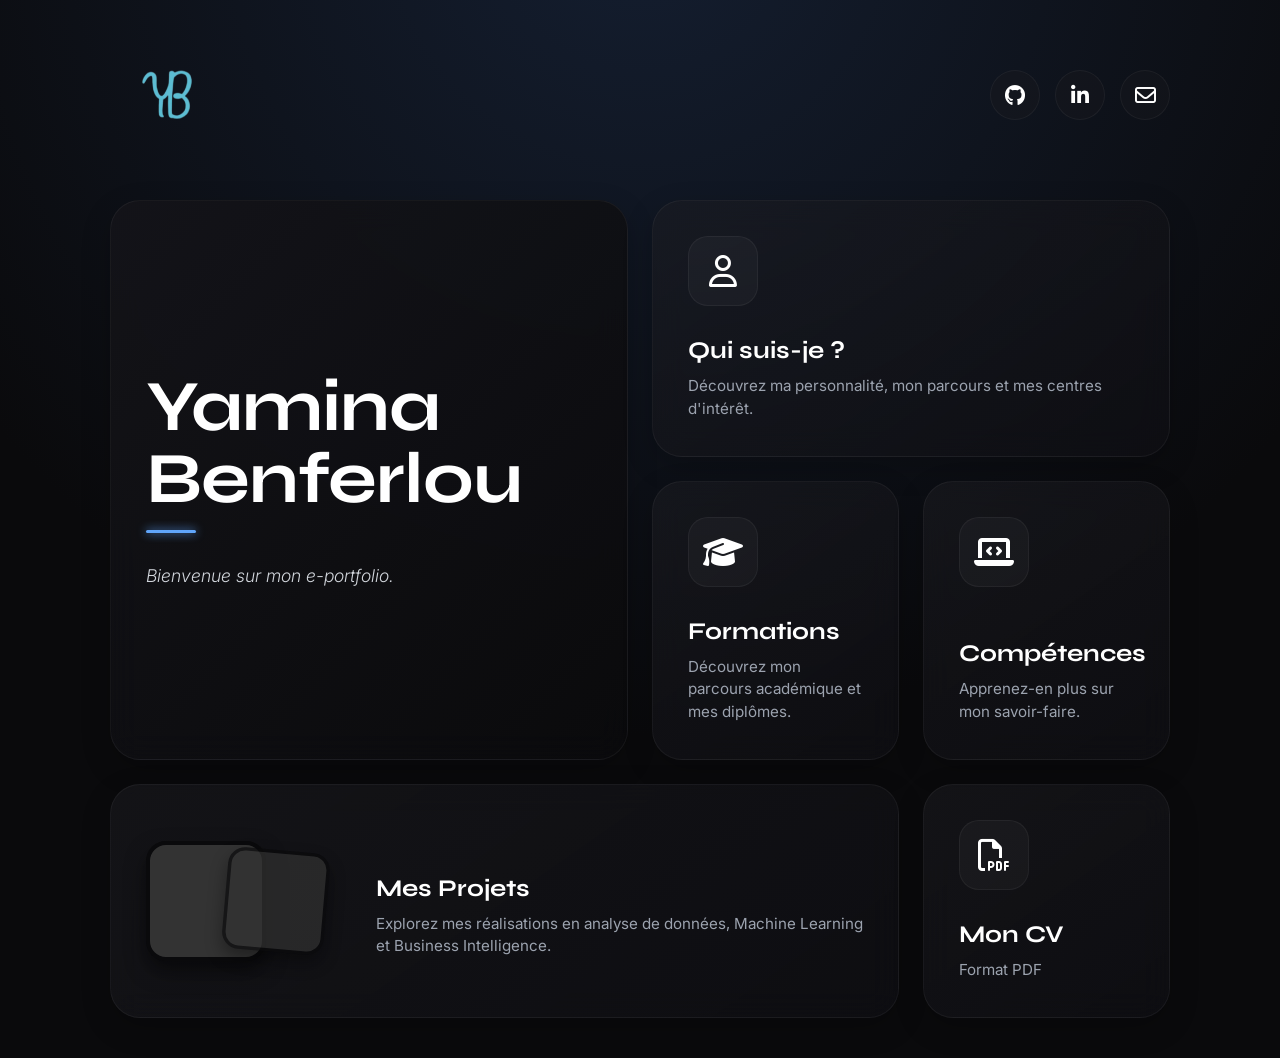
<file: index.html>
<!DOCTYPE html>
<html lang="fr">
<head>
    <meta charset="UTF-8">
    <meta name="viewport" content="width=device-width, initial-scale=1.0">
    <title>Portfolio | Yamina Benferlou</title>
    <link rel="stylesheet" href="style.css">
    <link href="https://fonts.googleapis.com/css2?family=Syne:wght@400;600;700;800&family=Inter:wght@300;400;500&display=swap" rel="stylesheet">
    <link rel="stylesheet" href="https://cdnjs.cloudflare.com/ajax/libs/font-awesome/6.4.0/css/all.min.css">
    
</head>
<body>

    <div class="app-container">
        
        <header class="top-bar animate-fade-in">
            <div class="logo-container">
                <img src="image/logo.png" alt="Logo Yamina Benferlou" class="custom-logo">
            </div>
           <div class="header-links">
                <a href="https://github.com/yaminabenferlou" target="_blank" class="contact-header" title="Mon GitHub">
                    <i class="fa-brands fa-github"></i>
                </a>
                <a href="https://www.linkedin.com/in/yamina-benferlou-9880ba329/details/projects/" target="_blank" class="contact-header" title="Mon LinkedIn">
                    <i class="fa-brands fa-linkedin-in"></i>
                </a>
                <a href="mailto:yaminabenferlou@gmail.com" class="contact-header" title="Me contacter">
                    <i class="fa-regular fa-envelope"></i>
                </a>
                
            </div>
        </header>
        

        <main>
            <div class="bento-grid">

                <div class="bento-card hero-card span-2-col span-2-row animate-fade-in">
                   <div class="hover-glow"></div>
                   <h1>Yamina<br>Benferlou</h1>
                   <div class="divider"></div>
                   <p class="quote">Bienvenue sur mon e-portfolio.</p>
                </div>

                <a href="qui-suis-je.html" class="bento-card nav-card span-2-col animate-fade-in" style="animation-delay: 0.1s;">
                    <div class="hover-glow"></div>
                    <div class="card-icon-large"><i class="fa-regular fa-user"></i></div>
                    <div class="nav-card-content">
                        <h3>Qui suis-je ?</h3>
                        <p>Découvrez ma personnalité, mon parcours et mes centres d'intérêt.</p>
                    </div>
                </a>

                <a href="formations.html" class="bento-card nav-card animate-fade-in" style="animation-delay: 0.2s;">
                    <div class="hover-glow"></div>
                    <div class="card-icon-large"><i class="fa-solid fa-graduation-cap"></i></div>
                    <div class="nav-card-content">
                        <h3>Formations</h3>
                        <p>Découvrez mon parcours académique et mes diplômes.</p>
                    </div>
                </a>

                <a href="competences.html" class="bento-card nav-card animate-fade-in" style="animation-delay: 0.3s;">
                    <div class="hover-glow"></div>
                    <div class="card-icon-large"><i class="fa-solid fa-laptop-code"></i></div>
                    <div class="nav-card-content">
                        <h3 data-fr="Compétences" data-en="Skills">Compétences</h3>
                        <p>Apprenez-en plus sur mon savoir-faire.</p>
                    </div>
                </a>

                <a href="projets.html" class="bento-card nav-card projects-nav span-3-col animate-fade-in" style="animation-delay: 0.4s;">
                    <div class="hover-glow"></div>
                    <div class="projects-preview">
                        <div class="preview-img" style="background-image: url('https://images.unsplash.com/photo-1555066931-4365d14bab8c?q=80&w=1000&auto=format&fit=crop');"></div>
                        <div class="preview-img" style="background-image: url('https://images.unsplash.com/photo-1504868584819-f8e8b4b6d7e3?q=80&w=1000&auto=format&fit=crop');"></div>
                    </div>
                    <div class="nav-card-content">
                        <h3>Mes Projets</h3>
                        <p>Explorez mes réalisations en analyse de données, Machine Learning et Business Intelligence.</p>
                    </div>
                </a>

               <a href="YaminaBenferlou_CV.pdf" target="_blank" class="bento-card nav-card cv-card animate-fade-in" style="animation-delay: 0.5s;">
                    <div class="hover-glow cv-glow"></div>
                    <div class="card-icon-large cv-icon"><i class="fa-regular fa-file-pdf"></i></div>
                    <div class="nav-card-content">
                        <h3>Mon CV</h3>
                        <p>Format PDF</p>
                    </div>
                </a>
            </div>
        </main>
    </div>   
</body>
</html>
</file>
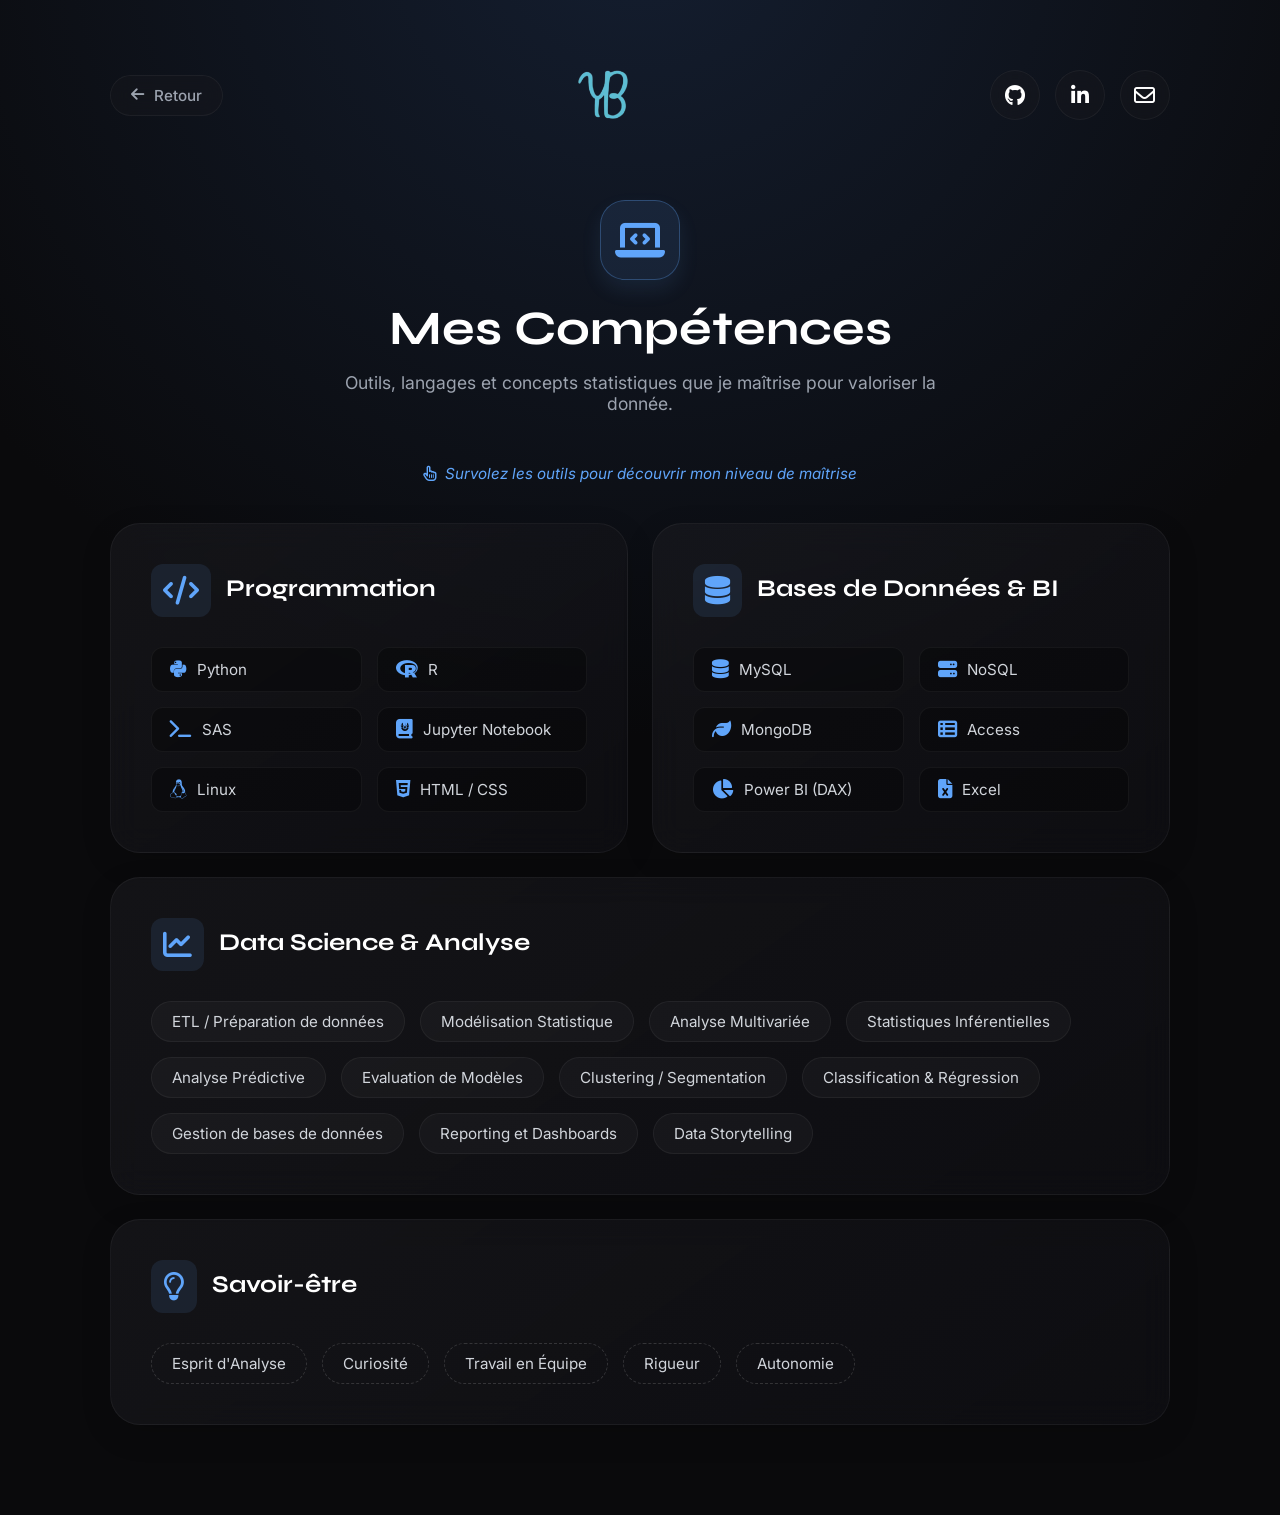
<file: competences.html>
<!DOCTYPE html>
<html lang="fr">
<head>
    <meta charset="UTF-8">
    <meta name="viewport" content="width=device-width, initial-scale=1.0">
    <title>Compétences | Yamina Benferlou</title>
    <link rel="stylesheet" href="style.css">
    <link href="https://fonts.googleapis.com/css2?family=Syne:wght@400;600;700;800&family=Inter:wght@300;400;500&display=swap" rel="stylesheet">
    <link rel="stylesheet" href="https://cdnjs.cloudflare.com/ajax/libs/font-awesome/6.4.0/css/all.min.css">
</head>
<body>

    <div class="app-container">
        
        <header class="top-bar">
            <a href="index.html" class="back-btn">
                <i class="fa-solid fa-arrow-left"></i> Retour
            </a>
            <a href="index.html" class="logo-container">
                <img src="image/logo.png" alt="Logo YB" class="custom-logo custom-logo-small">
            </a>
            <div class="header-links">
                <a href="https://github.com/yaminabenferlou" target="_blank" class="contact-header" title="Mon GitHub">
                    <i class="fa-brands fa-github"></i>
                </a>
                <a href="https://www.linkedin.com/in/yamina-benferlou-9880ba329/details/projects/" target="_blank" class="contact-header" title="Mon LinkedIn">
                    <i class="fa-brands fa-linkedin-in"></i>
                </a>
                <a href="mailto:yaminabenferlou@gmail.com" class="contact-header" title="Me contacter">
                    <i class="fa-regular fa-envelope"></i>
                </a>
            </div>
        </header>

        <main class="page-content">
            
            <div class="page-header animate-fade-in">
                <div class="icon-title"><i class="fa-solid fa-laptop-code"></i></div>
                <h1>Mes Compétences</h1>
                <p>Outils, langages et concepts statistiques que je maîtrise pour valoriser la donnée.</p>
            </div>

            <div class="global-hover-hint animate-fade-in">
                <i class="fa-regular fa-hand-pointer"></i> Survolez les outils pour découvrir mon niveau de maîtrise
            </div>

            <div class="skills-bento-grid">
                
                <div class="bento-skill-card animate-box-1">
                    <div class="skill-card-header">
                        <i class="fa-solid fa-code"></i>
                        <h2>Programmation</h2>
                    </div>
                    <div class="tags-grid">
                        <span class="pro-tag" style="--level: 70%;"><i class="fa-brands fa-python"></i> Python</span>
                        <span class="pro-tag" style="--level: 85%;"><i class="fa-brands fa-r-project"></i> R</span>
                        <span class="pro-tag" style="--level: 80%;"><i class="fa-solid fa-terminal"></i> SAS</span>
                        <span class="pro-tag" style="--level: 70%;"><i class="fa-solid fa-book-journal-whills"></i> Jupyter Notebook</span>
                        <span class="pro-tag" style="--level: 45%;"><i class="fa-brands fa-linux"></i> Linux</span>
                        <span class="pro-tag" style="--level: 70%;"><i class="fa-brands fa-html5"></i> HTML / CSS</span>
                    </div>
                </div>

                <div class="bento-skill-card animate-box-2">
                    <div class="skill-card-header">
                        <i class="fa-solid fa-database"></i>
                        <h2>Bases de Données & BI</h2>
                    </div>
                    <div class="tags-grid">
                        <span class="pro-tag" style="--level: 80%;"><i class="fa-solid fa-database"></i> MySQL</span>
                        <span class="pro-tag" style="--level: 70%;"><i class="fa-solid fa-server"></i> NoSQL</span>
                        <span class="pro-tag" style="--level: 65%;"><i class="fa-solid fa-leaf"></i> MongoDB</span>
                        <span class="pro-tag" style="--level: 50%;"><i class="fa-solid fa-table-list"></i> Access</span>
                        <span class="pro-tag" style="--level: 85%;"><i class="fa-solid fa-chart-pie"></i> Power BI (DAX)</span>
                        <span class="pro-tag" style="--level: 95%;"><i class="fa-solid fa-file-excel"></i> Excel</span>
                    </div>
                </div>

                <div class="bento-skill-card span-2 animate-box-3">
                    <div class="skill-card-header">
                        <i class="fa-solid fa-chart-line"></i>
                        <h2>Data Science & Analyse</h2>
                    </div>
                    <div class="theory-tags">
                        <span class="theory-tag">ETL / Préparation de données</span>
                        <span class="theory-tag">Modélisation Statistique</span>
                        <span class="theory-tag">Analyse Multivariée</span>
                        <span class="theory-tag">Statistiques Inférentielles</span>
                        <span class="theory-tag">Analyse Prédictive</span>
                        <span class="theory-tag">Evaluation de Modèles</span>
                        <span class="theory-tag">Clustering / Segmentation</span>
                        <span class="theory-tag">Classification & Régression</span>
                        <span class="theory-tag">Gestion de bases de données</span>
                        <span class="theory-tag">Reporting et Dashboards</span>
                        <span class="theory-tag">Data Storytelling</span>
                    </div>
                </div>

                <div class="bento-skill-card span-2 animate-box-4">
                    <div class="skill-card-header">
                        <i class="fa-regular fa-lightbulb"></i>
                        <h2>Savoir-être</h2>
                    </div>
                    <div class="theory-tags soft-skills-tags">
                        <span class="theory-tag soft-tag">Esprit d'Analyse</span>
                        <span class="theory-tag soft-tag">Curiosité</span>
                        <span class="theory-tag soft-tag">Travail en Équipe</span>
                        <span class="theory-tag soft-tag">Rigueur</span>
                        <span class="theory-tag soft-tag">Autonomie</span>
                    </div>
                </div>

            </div>
        </main>
    </div>

</body>
</html>
</file>
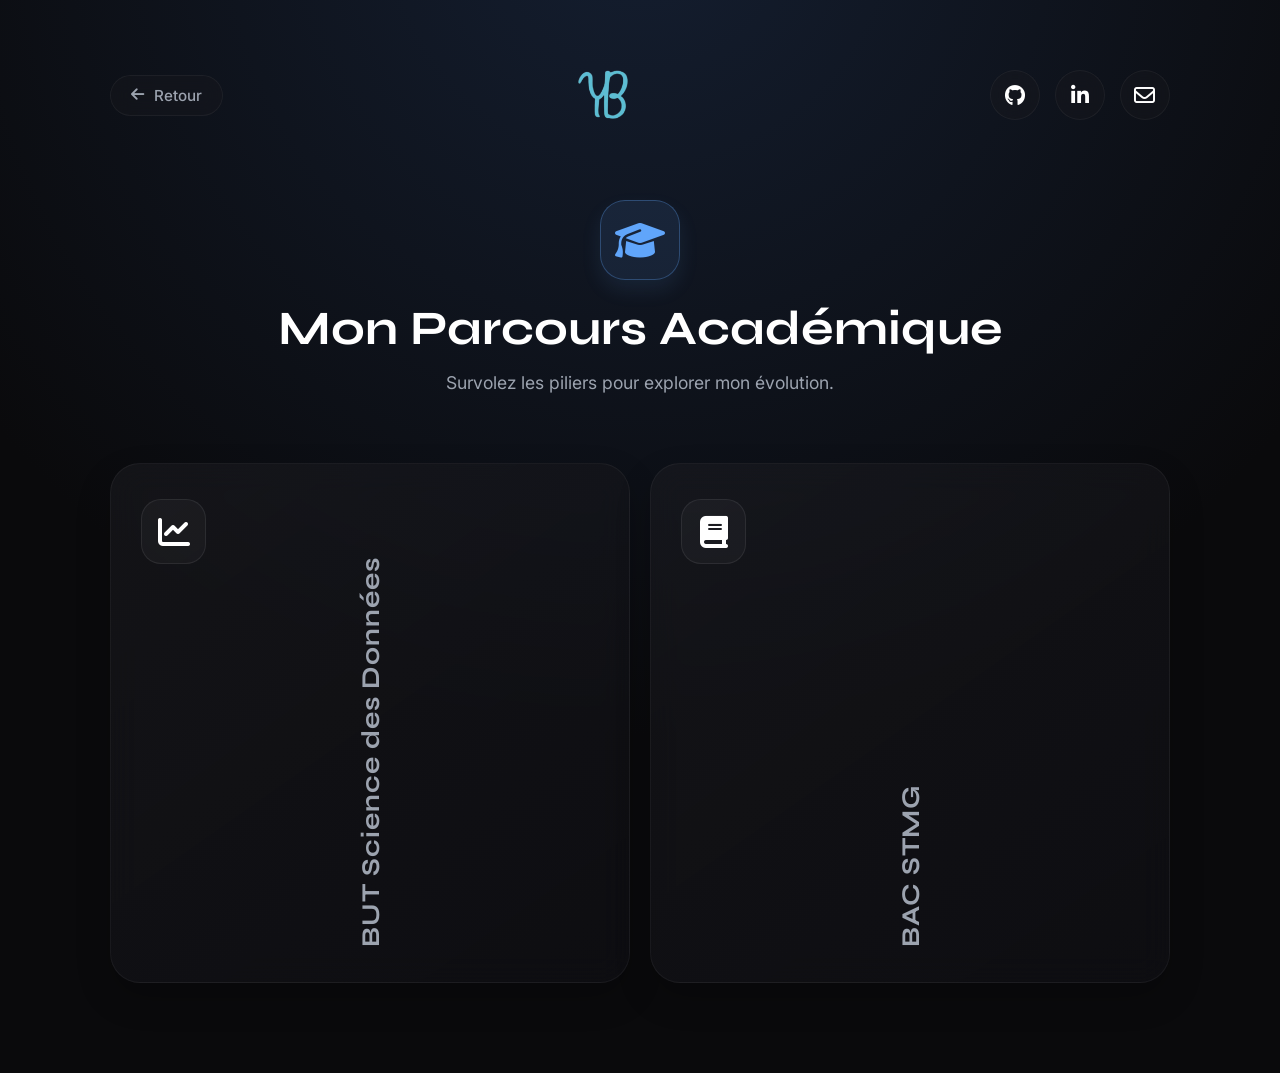
<file: formations.html>
<!DOCTYPE html>
<html lang="fr">
<head>
    <meta charset="UTF-8">
    <meta name="viewport" content="width=device-width, initial-scale=1.0">
    <title>Formations | Yamina Benferlou</title>
    <link rel="stylesheet" href="style.css">
    <link href="https://fonts.googleapis.com/css2?family=Syne:wght@400;600;700;800&family=Inter:wght@300;400;500&display=swap" rel="stylesheet">
    <link rel="stylesheet" href="https://cdnjs.cloudflare.com/ajax/libs/font-awesome/6.4.0/css/all.min.css">
</head>
<body>

    <div class="app-container">
        
        <header class="top-bar">
            <a href="index.html" class="back-btn">
                <i class="fa-solid fa-arrow-left"></i> Retour
            </a>
            
            <a href="index.html" class="logo-container">
                <img src="image/logo.png" alt="Logo YB" class="custom-logo custom-logo-small">
            </a>
            
           <div class="header-links">
                <a href="https://github.com/yaminabenferlou" target="_blank" class="contact-header" title="Mon GitHub">
                    <i class="fa-brands fa-github"></i>
                </a>
                <a href="https://www.linkedin.com/in/yamina-benferlou-9880ba329/details/projects/" target="_blank" class="contact-header" title="Mon LinkedIn">
                    <i class="fa-brands fa-linkedin-in"></i>
                </a>
                <a href="mailto:yaminabenferlou@gmail.com" class="contact-header" title="Me contacter">
                    <i class="fa-regular fa-envelope"></i>
                </a>
            </div>
        </header>

        <main class="page-content">
            
            <div class="page-header">
                <div class="icon-title"><i class="fa-solid fa-graduation-cap"></i></div>
                <h1>Mon Parcours Académique</h1>
                <p>Survolez les piliers pour explorer mon évolution.</p>
            </div>

            <div class="formations-accordion">
                
               

                <div class="acc-panel">
                    <div class="acc-icon"><i class="fa-solid fa-chart-line"></i></div>
                    
                    <div class="acc-vertical-title">BUT Science des Données</div>
                    
                    <div class="acc-content">
                        <div class="acc-year">2023 - 2026</div>
                        <h2>BUT - Science des Données</h2>
                        <h3>IUT de Paris Rives de Seine</h3>
                        <p class="speciality">Exploration et Modélisation Statistique</p>
                    </div>
                </div>

                <div class="acc-panel">
                    <div class="acc-icon"><i class="fa-solid fa-book"></i></div>
                    
                    <div class="acc-vertical-title">BAC STMG</div>
                    
                    <div class="acc-content">
                        <div class="acc-year">2023</div>
                        <h2>BAC - Sciences et Technologies du management et de la gestion</h2>
                        <h3>Lycée Antoine de Saint-Exupéry</h3>
                        <p class="speciality">Spécialité : Gestion et Finance</p>
                    </div>
                </div>

            </div>
        </main>
    </div>

</body>
</html>
</file>
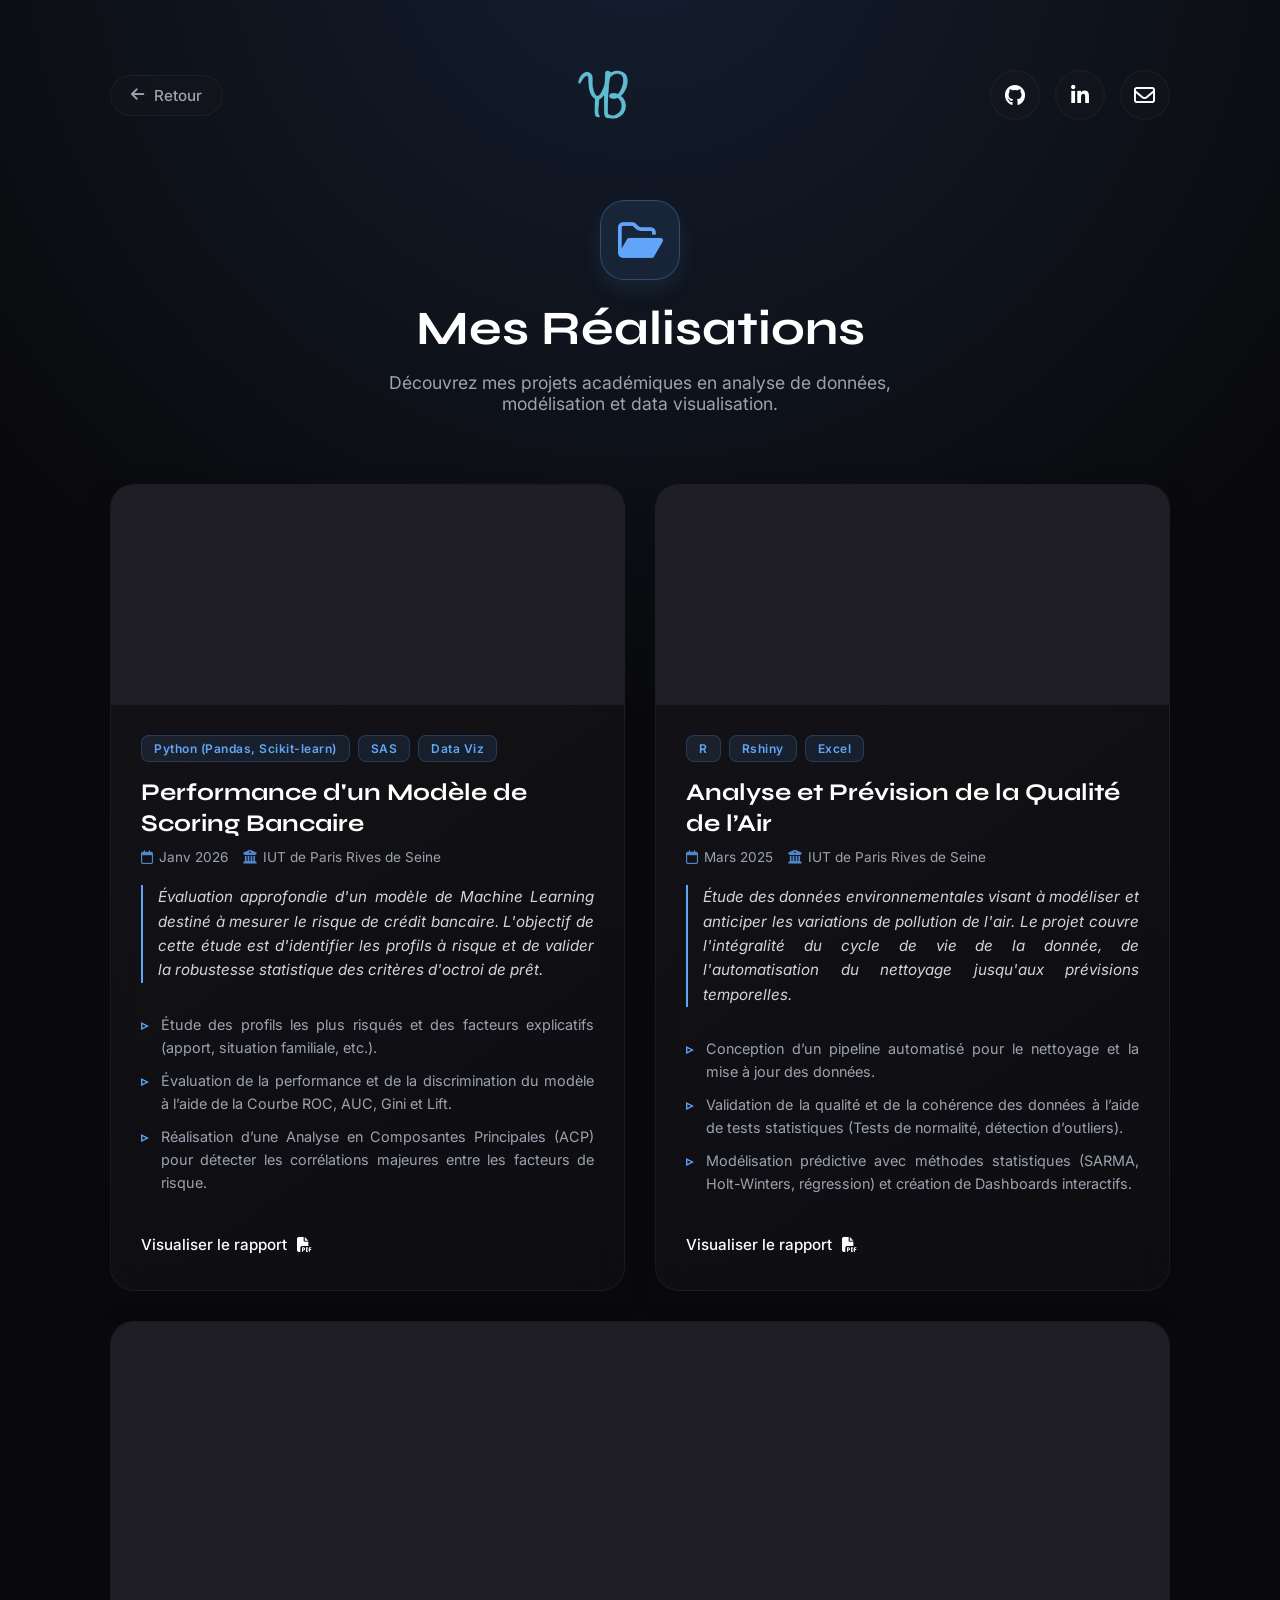
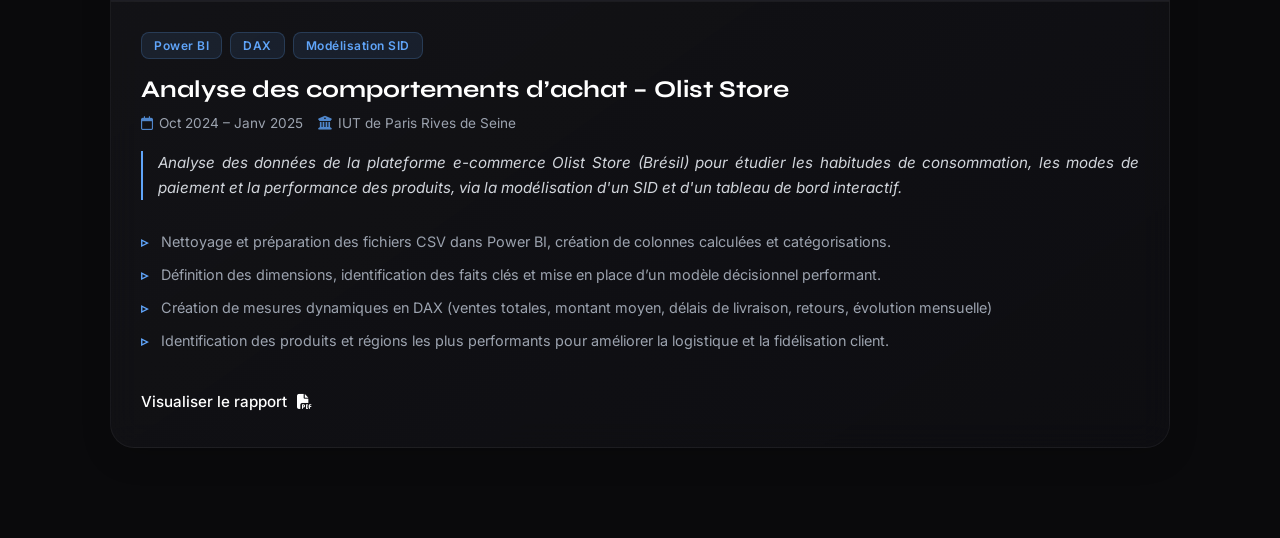
<file: projets.html>
<!DOCTYPE html>
<html lang="fr">
<head>
    <meta charset="UTF-8">
    <meta name="viewport" content="width=device-width, initial-scale=1.0">
    <title>Projets | Yamina Benferlou</title>
    <link rel="stylesheet" href="style.css">
    <link href="https://fonts.googleapis.com/css2?family=Syne:wght@400;600;700;800&family=Inter:wght@300;400;500&display=swap" rel="stylesheet">
    <link rel="stylesheet" href="https://cdnjs.cloudflare.com/ajax/libs/font-awesome/6.4.0/css/all.min.css">
</head>
<body>

    <div class="app-container">
        
        <header class="top-bar">
            <a href="index.html" class="back-btn">
                <i class="fa-solid fa-arrow-left"></i> Retour
            </a>
            <a href="index.html" class="logo-container">
                <img src="image/logo.png" alt="Logo YB" class="custom-logo custom-logo-small">
            </a>
          <div class="header-links">
                <a href="https://github.com/yaminabenferlou" target="_blank" class="contact-header" title="Mon GitHub">
                    <i class="fa-brands fa-github"></i>
                </a>
                <a href="https://www.linkedin.com/in/yamina-benferlou-9880ba329/details/projects/" target="_blank" class="contact-header" title="Mon LinkedIn">
                    <i class="fa-brands fa-linkedin-in"></i>
                </a>
                <a href="mailto:yaminabenferlou@gmail.com" class="contact-header" title="Me contacter">
                    <i class="fa-regular fa-envelope"></i>
                </a>
            </div>
        </header>

        <main class="page-content">
            
            <div class="page-header animate-fade-in">
                <div class="icon-title"><i class="fa-regular fa-folder-open"></i></div>
                <h1>Mes Réalisations</h1>
                <p>Découvrez mes projets académiques en analyse de données, modélisation et data visualisation.</p>
            </div>

            <div class="projects-grid">
                
                <div class="project-card animate-box-1">
                    <div class="project-image-container">
                        <div class="project-image" style="background-image: url('https://images.unsplash.com/photo-1551288049-bebda4e38f71?q=80&w=1000&auto=format&fit=crop'); background-color: #1e1e24;"></div>
                        <div class="project-overlay-icon"><i class="fa-solid fa-link"></i></div>
                    </div>
                    <div class="project-content">
                        <div class="project-tech-tags">
                            <span>Python (Pandas, Scikit-learn)</span>
                            <span>SAS</span>
                            <span>Data Viz</span>
                        </div>
                        <h2>Performance d'un Modèle de Scoring Bancaire</h2>
                        <div class="project-meta">
                            <span><i class="fa-regular fa-calendar"></i> Janv 2026</span>
                            <span><i class="fa-solid fa-building-columns"></i> IUT de Paris Rives de Seine</span>
                        </div>
                        
                        <p class="project-intro">Évaluation approfondie d'un modèle de Machine Learning destiné à mesurer le risque de crédit bancaire. L'objectif de cette étude est d'identifier les profils à risque et de valider la robustesse statistique des critères d'octroi de prêt.</p>

                        <ul class="project-tasks">
                            <li>Étude des profils les plus risqués et des facteurs explicatifs (apport, situation familiale, etc.).</li>
                            <li>Évaluation de la performance et de la discrimination du modèle à l’aide de la Courbe ROC, AUC, Gini et Lift.</li>
                            <li>Réalisation d’une Analyse en Composantes Principales (ACP) pour détecter les corrélations majeures entre les facteurs de risque.</li>
                        </ul>
                        <a href="Projet_Bancaire.pdf" target="_blank" class="btn-project">Visualiser le rapport <i class="fa-solid fa-file-pdf"></i></a>
                    </div>
                </div>

                <div class="project-card animate-box-2">
                    <div class="project-image-container">
                        <div class="project-image" style="background-image: url('https://images.unsplash.com/photo-1611273426858-450d8e3c9fce?q=80&w=1000&auto=format&fit=crop'); background-color: #1e1e24;"></div>
                        <div class="project-overlay-icon"><i class="fa-solid fa-link"></i></div>
                    </div>
                    <div class="project-content">
                        <div class="project-tech-tags">
                            <span>R</span>
                            <span>Rshiny</span>
                            <span>Excel</span>
                        </div>
                        <h2>Analyse et Prévision de la Qualité de l’Air</h2>
                        <div class="project-meta">
                            <span><i class="fa-regular fa-calendar"></i> Mars 2025</span>
                            <span><i class="fa-solid fa-building-columns"></i> IUT de Paris Rives de Seine</span>
                        </div>

                        <p class="project-intro">Étude des données environnementales visant à modéliser et anticiper les variations de pollution de l'air. Le projet couvre l'intégralité du cycle de vie de la donnée, de l'automatisation du nettoyage jusqu'aux prévisions temporelles.</p>

                        <ul class="project-tasks">
                            <li>Conception d’un pipeline automatisé pour le nettoyage et la mise à jour des données.</li>
                            <li>Validation de la qualité et de la cohérence des données à l’aide de tests statistiques (Tests de normalité, détection d’outliers).</li>
                            <li>Modélisation prédictive avec méthodes statistiques (SARMA, Holt-Winters, régression) et création de Dashboards interactifs.</li>
                        </ul>
                        <a href="Serie_Tempo.pdf" target="_blank" class="btn-project">Visualiser le rapport <i class="fa-solid fa-file-pdf"></i></a>
                    </div>
                </div>

                <div class="project-card span-2 animate-box-3">
                    <div class="project-image-container" style="height: 280px;">
                        <div class="project-image" style="background-image: url('https://images.unsplash.com/photo-1504868584819-f8e8b4b6d7e3?q=80&w=1000&auto=format&fit=crop'); background-color: #1e1e24;"></div>
                        <div class="project-overlay-icon"><i class="fa-solid fa-link"></i></div>
                    </div>
                    <div class="project-content">
                        <div class="project-tech-tags">
                            <span>Power BI</span>
                            <span>DAX</span>
                            <span>Modélisation SID</span>
                        </div>
                        <h2>Analyse des comportements d’achat – Olist Store</h2>
                        <div class="project-meta">
                            <span><i class="fa-regular fa-calendar"></i> Oct 2024 – Janv 2025</span>
                            <span><i class="fa-solid fa-building-columns"></i> IUT de Paris Rives de Seine</span>
                        </div>
                        <p class="project-intro">Analyse des données de la plateforme e-commerce Olist Store (Brésil) pour étudier les habitudes de consommation, les modes de paiement et la performance des produits, via la modélisation d'un SID et d'un tableau de bord interactif.</p>
                        <ul class="project-tasks">
                            <li>Nettoyage et préparation des fichiers CSV dans Power BI, création de colonnes calculées et catégorisations.</li>
                            <li>Définition des dimensions, identification des faits clés et mise en place d’un modèle décisionnel performant.</li>
                            <li>Création de mesures dynamiques en DAX (ventes totales, montant moyen, délais de livraison, retours, évolution mensuelle)</li>
                            <li>Identification des produits et régions les plus performants pour améliorer la logistique et la fidélisation client.</li>
                        </ul>
                        <a href="Projet_SID.pdf" target="_blank" class="btn-project">Visualiser le rapport <i class="fa-solid fa-file-pdf"></i></a>
                    </div>
                </div>

            </div>
        </main>
    </div>

</body>
</html>
</file>
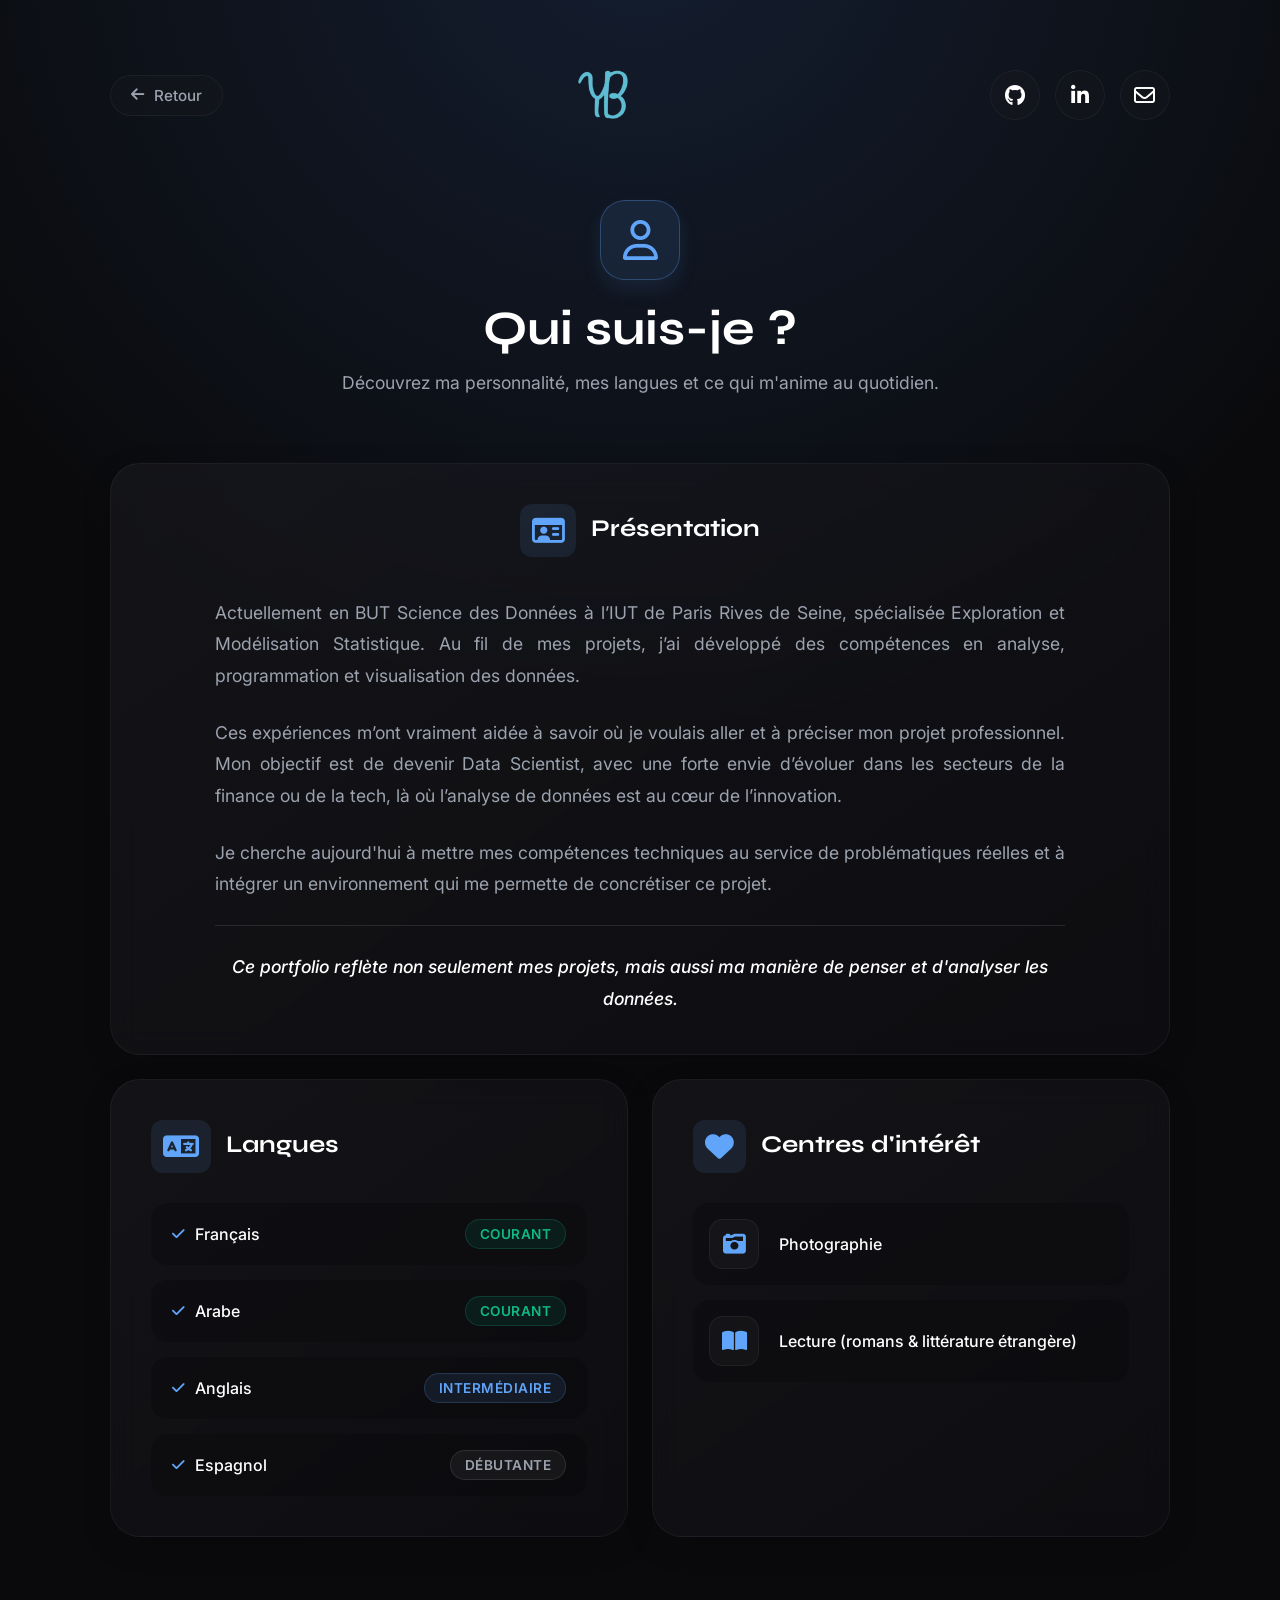
<file: qui-suis-je.html>
<!DOCTYPE html>
<html lang="fr">
<head>
    <meta charset="UTF-8">
    <meta name="viewport" content="width=device-width, initial-scale=1.0">
    <title>Qui suis-je ? | Yamina Benferlou</title>
    <link rel="stylesheet" href="style.css">
    <link href="https://fonts.googleapis.com/css2?family=Syne:wght@400;600;700;800&family=Inter:wght@300;400;500&display=swap" rel="stylesheet">
    <link rel="stylesheet" href="https://cdnjs.cloudflare.com/ajax/libs/font-awesome/6.4.0/css/all.min.css">
</head>
<body>

    <div class="app-container">
        
        <header class="top-bar">
            <a href="index.html" class="back-btn">
                <i class="fa-solid fa-arrow-left"></i> Retour
            </a>
            <a href="index.html" class="logo-container">
                <img src="image/logo.png" alt="Logo YB" class="custom-logo custom-logo-small">
            </a>
            <div class="header-links">
                <a href="https://github.com/yaminabenferlou" target="_blank" class="contact-header" title="Mon GitHub">
                    <i class="fa-brands fa-github"></i>
                </a>
                <a href="https://www.linkedin.com/in/yamina-benferlou-9880ba329/details/projects/" target="_blank" class="contact-header" title="Mon LinkedIn">
                    <i class="fa-brands fa-linkedin-in"></i>
                </a>
                <a href="mailto:yaminabenferlou@gmail.com" class="contact-header" title="Me contacter">
                    <i class="fa-regular fa-envelope"></i>
                </a>
            </div>
        </header>

        <main class="page-content">
            
            <div class="page-header animate-fade-in">
                <div class="icon-title"><i class="fa-regular fa-user"></i></div>
                <h1>Qui suis-je ?</h1>
                <p>Découvrez ma personnalité, mes langues et ce qui m'anime au quotidien.</p>
            </div>

            <div class="about-bento-grid">
                
                <div class="bento-skill-card span-2 animate-box-1 centered-bio-card">
                    <div class="skill-card-header center-header">
                        <i class="fa-regular fa-id-card"></i>
                        <h2>Présentation</h2>
                    </div>
                    <div class="about-bio centered-bio">
                        <p>Actuellement en BUT Science des Données à l’IUT de Paris Rives de Seine, spécialisée Exploration et Modélisation Statistique. Au fil de mes projets, j’ai développé des compétences en analyse, programmation et visualisation des données. </p>
                         <p>Ces expériences m’ont vraiment aidée à savoir où je voulais aller et à préciser mon projet professionnel. Mon objectif est de devenir Data Scientist, avec une forte envie d’évoluer dans les secteurs de la finance ou de la tech, là où l’analyse de données est au cœur de l’innovation.</p>
                        <p>Je cherche aujourd'hui à mettre mes compétences techniques au service de problématiques réelles et à intégrer un environnement qui me permette de concrétiser ce projet.</p>
                        <p class="highlight-text">Ce portfolio reflète non seulement mes projets, mais aussi ma manière de penser et d'analyser les données.</p>
                    </div>
                </div>

                <div class="bento-skill-card animate-box-2">
                    <div class="skill-card-header">
                        <i class="fa-solid fa-language"></i>
                        <h2>Langues</h2>
                    </div>
                    <div class="lang-list">
                        
                        <div class="lang-item">
                            <div class="lang-name"><i class="fa-solid fa-check"></i> Français</div>
                            <div class="lang-level level-high">Courant</div>
                        </div>

                        <div class="lang-item">
                            <div class="lang-name"><i class="fa-solid fa-check"></i> Arabe</div>
                            <div class="lang-level level-high">Courant</div>
                        </div>

                        <div class="lang-item">
                            <div class="lang-name"><i class="fa-solid fa-check"></i> Anglais</div>
                            <div class="lang-level level-med">Intermédiaire</div>
                        </div>

                        <div class="lang-item">
                            <div class="lang-name"><i class="fa-solid fa-check"></i> Espagnol</div>
                            <div class="lang-level level-low">Débutante</div>
                        </div>

                    </div>
                </div>

                <div class="bento-skill-card animate-box-3">
                    <div class="skill-card-header">
                        <i class="fa-solid fa-heart"></i>
                        <h2>Centres d'intérêt</h2>
                    </div>
                    <div class="interest-list">
                        
                        <div class="interest-item">
                            <div class="interest-icon"><i class="fa-solid fa-camera-retro"></i></div>
                            <div class="interest-text">Photographie</div>
                        </div>

                        <div class="interest-item">
                            <div class="interest-icon"><i class="fa-solid fa-book-open"></i></div>
                            <div class="interest-text">Lecture (romans & littérature étrangère)</div>
                        </div>

                    </div>
                </div>

            </div>
        </main>
    </div>

</body>
</html>
</file>
<file: style.css>
/* =========================================
   VARIABLES GLOBALES & FOND
   ========================================= */
:root {
    --bg-main: #0a0a0c;
    --card-bg: rgba(25, 25, 30, 0.4); 
    --card-border: rgba(255, 255, 255, 0.08);
    --accent-color: #60a5fa; 
    --accent-glow: rgba(96, 165, 250, 0.15);
    
    --text-main: #ffffff;
    --text-muted: #9ca3af;
    
    --font-heading: 'Syne', sans-serif;
    --font-body: 'Inter', sans-serif;
}

* { margin: 0; padding: 0; box-sizing: border-box; }

body {
    background-color: var(--bg-main); color: var(--text-main); font-family: var(--font-body);
    min-height: 100vh; display: flex; justify-content: center;
    background-image: radial-gradient(circle at 50% -10%, #11203b 0%, var(--bg-main) 70%); background-attachment: fixed;
}

a { text-decoration: none; color: inherit; display: block; outline: none; }
.app-container { width: 100%; max-width: 1100px; padding: 40px 20px; }

/* =========================================
   ANIMATIONS GLOBALES
   ========================================= */
@keyframes fadeInUp { from { opacity: 0; transform: translateY(40px); } to { opacity: 1; transform: translateY(0); } }
.animate-fade-in { opacity: 0; animation: fadeInUp 0.8s cubic-bezier(0.25, 1, 0.5, 1) forwards; }

/* =========================================
   EN-TÊTE ET LOGO (CENTRÉ ET AGRANDI)
   ========================================= */
.top-bar { 
    display: grid; 
    grid-template-columns: 1fr auto 1fr; /* Crée 3 colonnes égales pour un centrage parfait */
    align-items: center; 
    margin-bottom: 60px; 
    padding: 10px 0; 
}

.logo-container { 
    grid-column: 2; /* Force le logo dans la colonne du milieu */
    display: flex; 
    align-items: center; 
    justify-content: center; 
}

.custom-logo { 
    height: 90px !important; /* Taille bien visible */
    width: auto !important;
    object-fit: contain;
    display: block;
    margin: 0 auto; /* Force le centrage horizontal */
    transition: transform 0.4s ease;
}

.custom-logo:hover { 
    transform: scale(1.08) rotate(-2deg); 
}

.header-links { 
    grid-column: 3; /* Force les icônes à droite */
    display: flex; 
    gap: 15px; 
    align-items: center; 
    justify-content: flex-end; 
}

/* Le bouton Retour (s'il existe) ira automatiquement en colonne 1 */
.back-btn {
    grid-column: 1;
    justify-self: start;
}

/* =========================================
   ÉLÉMENTS COMMUNS (ACCUEIL & SOUS-PAGES)
   ========================================= */
.back-btn { display: flex; align-items: center; gap: 10px; color: var(--text-muted); font-size: 0.95rem; font-weight: 500; transition: all 0.3s ease; background: var(--card-bg); padding: 10px 20px; border: 1px solid var(--card-border); border-radius: 30px; backdrop-filter: blur(10px); }
.back-btn:hover { color: var(--text-main); border-color: var(--accent-color); transform: translateX(-5px); box-shadow: 0 5px 15px rgba(0,0,0,0.2); }
.custom-logo-small { height: 70px; }
.page-header { text-align: center; margin-bottom: 50px; margin-top: 10px; }
.icon-title { width: 80px; height: 80px; margin: 0 auto 20px; background: rgba(96, 165, 250, 0.1); color: var(--accent-color); border: 1px solid rgba(96, 165, 250, 0.3); border-radius: 25px; display: flex; align-items: center; justify-content: center; font-size: 2.5rem; box-shadow: 0 10px 20px rgba(96, 165, 250, 0.1); }
.page-header h1 { font-family: var(--font-heading); font-size: 3rem; margin-bottom: 15px; }
.page-header p { color: var(--text-muted); font-size: 1.1rem; max-width: 600px; margin: 0 auto; }

.global-hover-hint { text-align: center; color: var(--accent-color); font-size: 0.95rem; font-style: italic; margin-top: -20px; margin-bottom: 40px; opacity: 0.9; }
.global-hover-hint i { margin-right: 5px; }

/* =========================================
   PAGE D'ACCUEIL : GRILLE BENTO
   ========================================= */
.bento-grid { display: grid; grid-template-columns: repeat(4, 1fr); grid-auto-rows: minmax(220px, auto); gap: 24px; }
.bento-card { background: linear-gradient(145deg, rgba(30, 30, 35, 0.5), rgba(15, 15, 20, 0.7)); backdrop-filter: blur(15px); border: 1px solid var(--card-border); border-radius: 30px; padding: 35px; display: flex; flex-direction: column; position: relative; overflow: hidden; transition: all 0.4s cubic-bezier(0.175, 0.885, 0.32, 1.275); box-shadow: 0 10px 30px rgba(0,0,0,0.2); }
a.bento-card:hover { transform: translateY(-8px); border-color: rgba(96, 165, 250, 0.5); box-shadow: 0 20px 40px rgba(0, 0, 0, 0.6), 0 0 30px rgba(96, 165, 250, 0.15); background: linear-gradient(145deg, rgba(35, 35, 45, 0.8), rgba(20, 20, 25, 0.9)); cursor: pointer; }
.hover-glow { position: absolute; top: 0; left: 0; right: 0; bottom: 0; background: radial-gradient(circle at top right, var(--accent-glow), transparent 60%); opacity: 0; transition: opacity 0.5s ease; pointer-events: none; z-index: 0; }
a.bento-card:hover .hover-glow { opacity: 1; }
.span-2-col { grid-column: span 2; } .span-3-col { grid-column: span 3; } .span-2-row { grid-row: span 2; }

.hero-card { justify-content: center; background: linear-gradient(135deg, rgba(20,20,25,0.9), rgba(10,10,12,0.9)); }
.hero-card h1 { font-family: var(--font-heading); font-size: 4.5rem; line-height: 1; margin-bottom: 15px; letter-spacing: -1px;}
.hero-card h2 { font-size: 1.3rem; color: var(--text-muted); font-weight: 400; margin-bottom: 30px; }
.divider { width: 50px; height: 3px; background-color: var(--accent-color); margin-bottom: 30px; border-radius: 5px; box-shadow: 0 0 10px var(--accent-color); }
.hero-card .quote { font-style: italic; font-weight: 300; font-size: 1.1rem; line-height: 1.5; color: #d1d5db; }
.card-icon-large { width: 70px; height: 70px; background: rgba(255, 255, 255, 0.03); border: 1px solid rgba(255, 255, 255, 0.08); border-radius: 20px; display: flex; align-items: center; justify-content: center; font-size: 2rem; color: var(--text-main); margin-bottom: auto; transition: all 0.4s ease; position: relative; z-index: 1; }
a.bento-card:hover .card-icon-large { background: rgba(96, 165, 250, 0.2); color: var(--accent-color); border-color: rgba(96, 165, 250, 0.4); transform: scale(1.1) rotate(-5deg); box-shadow: 0 10px 20px rgba(0,0,0,0.3); }
.nav-card-content { position: relative; z-index: 1; margin-top: 30px; }
.nav-card-content h3 { font-family: var(--font-heading); font-size: 1.5rem; margin-bottom: 10px; transition: color 0.3s; }
.nav-card-content p { color: var(--text-muted); font-size: 0.95rem; line-height: 1.5; }
a.bento-card:hover .nav-card-content h3 { color: var(--accent-color); }
.projects-nav { flex-direction: row; align-items: center; justify-content: flex-start; gap: 40px; }
.projects-preview { display: flex; gap: -30px; position: relative; z-index: 1; }
.preview-img { width: 120px; height: 120px; border-radius: 20px; background-size: cover; background-position: center; background-color: #333; border: 4px solid var(--bg-main); box-shadow: 0 10px 20px rgba(0,0,0,0.5); transition: all 0.5s ease; }
.preview-img:nth-child(2) { margin-left: -50px; transform: scale(0.85) rotate(5deg); opacity: 0.7; }
a.bento-card:hover .preview-img:nth-child(1) { transform: translateY(-10px) rotate(-5deg) scale(1.05); box-shadow: 0 20px 30px rgba(0,0,0,0.6); }
a.bento-card:hover .preview-img:nth-child(2) { transform: translateY(-5px) rotate(8deg) scale(1.05); margin-left: -30px; opacity: 1; }
a.cv-card:hover { border-color: rgba(16, 185, 129, 0.5); box-shadow: 0 20px 40px rgba(0, 0, 0, 0.6), 0 0 30px rgba(16, 185, 129, 0.15); }
a.cv-card:hover .cv-icon { background: rgba(16, 185, 129, 0.2); color: #10b981; border-color: rgba(16, 185, 129, 0.4); }
a.cv-card:hover .nav-card-content h3 { color: #10b981; }
.cv-glow { background: radial-gradient(circle at top right, rgba(16, 185, 129, 0.15), transparent 60%); }

/* =========================================
   PAGE FORMATIONS : LES PILIERS INTERACTIFS
   ========================================= */
.formations-accordion { display: flex; gap: 20px; width: 100%; max-width: 1100px; height: 520px; margin: 0 auto 50px; }
.acc-panel { flex: 1; position: relative; border-radius: 30px; background: linear-gradient(145deg, rgba(30, 30, 35, 0.5), rgba(15, 15, 20, 0.7)); backdrop-filter: blur(15px); border: 1px solid var(--card-border); overflow: hidden; transition: flex 0.6s cubic-bezier(0.25, 1, 0.5, 1), background 0.6s, box-shadow 0.6s, border-color 0.4s; cursor: pointer; display: flex; flex-direction: column; justify-content: space-between; padding: 35px 30px; box-shadow: 0 15px 35px rgba(0,0,0,0.2); opacity: 0; animation: fadeInUp 0.8s cubic-bezier(0.25, 1, 0.5, 1) forwards; }
.acc-panel:hover { flex: 3; background: linear-gradient(145deg, rgba(35, 35, 45, 0.85), rgba(20, 20, 25, 0.95)); border-color: rgba(96, 165, 250, 0.5); box-shadow: 0 20px 50px rgba(0, 0, 0, 0.6), inset 0 0 60px rgba(96, 165, 250, 0.05); }
.acc-icon { width: 65px; height: 65px; background: rgba(255, 255, 255, 0.03); border: 1px solid rgba(255, 255, 255, 0.08); border-radius: 20px; display: flex; align-items: center; justify-content: center; font-size: 2rem; color: var(--text-main); transition: all 0.5s ease; }
.acc-panel:hover .acc-icon { background: rgba(96, 165, 250, 0.2); color: var(--accent-color); transform: scale(1.1); box-shadow: 0 10px 20px rgba(0,0,0,0.3); border-color: rgba(96, 165, 250, 0.4); }
.acc-vertical-title { position: absolute; bottom: 35px; left: 50%; transform: translateX(-50%) rotate(180deg); writing-mode: vertical-rl; text-orientation: mixed; white-space: nowrap; font-family: var(--font-heading); font-size: 1.6rem; font-weight: 700; color: var(--text-muted); opacity: 1; transition: opacity 0.3s ease; letter-spacing: 1px; }
.acc-panel:hover .acc-vertical-title { opacity: 0; pointer-events: none; }
.acc-content { opacity: 0; transform: translateY(20px); visibility: hidden; transition: all 0.4s ease; min-width: 320px; }
.acc-panel:hover .acc-content { opacity: 1; transform: translateY(0); visibility: visible; transition-delay: 0.15s; }
.acc-year { font-family: var(--font-heading); font-size: 1.6rem; color: var(--accent-color); font-weight: 800; margin-bottom: 12px; letter-spacing: -0.5px; }
.acc-content h2 { font-family: var(--font-heading); font-size: 1.7rem; margin-bottom: 8px; line-height: 1.2; color: #fff; }
.acc-content h3 { font-size: 1.15rem; color: #d1d5db; font-weight: 400; margin-bottom: 25px; }
.acc-content .speciality { display: inline-block; padding: 8px 16px; background: rgba(96, 165, 250, 0.1); border-radius: 12px; font-size: 0.95rem; color: var(--accent-color); border: 1px solid rgba(96, 165, 250, 0.2); font-weight: 500; }

/* =========================================
   BENTO GRID POUR LES SOUS-PAGES (Compétences & Qui suis-je)
   ========================================= */
.skills-bento-grid, .about-bento-grid { display: grid; grid-template-columns: repeat(2, 1fr); gap: 24px; max-width: 1100px; margin: 0 auto 50px; }
.span-2 { grid-column: span 2; }

.animate-box-1 { opacity: 0; animation: fadeInUp 0.8s ease 0.1s forwards; }
.animate-box-2 { opacity: 0; animation: fadeInUp 0.8s ease 0.2s forwards; }
.animate-box-3 { opacity: 0; animation: fadeInUp 0.8s ease 0.3s forwards; }
.animate-box-4 { opacity: 0; animation: fadeInUp 0.8s ease 0.4s forwards; }

.bento-skill-card {
    background: linear-gradient(145deg, rgba(30, 30, 35, 0.5), rgba(15, 15, 20, 0.7)); backdrop-filter: blur(15px);
    border: 1px solid var(--card-border); border-radius: 30px; padding: 40px; transition: all 0.4s ease; box-shadow: 0 10px 30px rgba(0,0,0,0.15);
}
.bento-skill-card:hover { transform: translateY(-5px); border-color: rgba(96, 165, 250, 0.4); box-shadow: 0 20px 40px rgba(0,0,0,0.4), inset 0 0 30px rgba(96, 165, 250, 0.05); }

.skill-card-header { display: flex; align-items: center; gap: 15px; margin-bottom: 30px; }
.skill-card-header i { font-size: 1.8rem; color: var(--accent-color); background: rgba(96, 165, 250, 0.1); padding: 12px; border-radius: 12px; }
.skill-card-header h2 { font-family: var(--font-heading); font-size: 1.5rem; color: var(--text-main); margin-bottom: 4px; }

.tags-grid { display: grid; grid-template-columns: repeat(auto-fit, minmax(150px, 1fr)); gap: 15px; }
.pro-tag { position: relative; display: flex; align-items: center; gap: 10px; padding: 12px 18px; background: rgba(0, 0, 0, 0.3); border: 1px solid rgba(255, 255, 255, 0.05); border-radius: 12px; font-size: 0.95rem; color: #d1d5db; transition: all 0.3s ease; overflow: hidden; z-index: 1; }
.pro-tag i { color: var(--accent-color); font-size: 1.2rem; transition: color 0.3s ease; }
.pro-tag::before { content: ''; position: absolute; top: 0; left: 0; bottom: 0; width: 0; background: rgba(96, 165, 250, 0.25); z-index: -1; transition: width 0.6s cubic-bezier(0.25, 1, 0.5, 1); }
.bento-skill-card:hover .pro-tag:hover { border-color: var(--accent-color); color: #fff; transform: translateY(-3px); box-shadow: 0 5px 15px rgba(96, 165, 250, 0.2); }
.bento-skill-card:hover .pro-tag:hover::before { width: var(--level, 0%); }

.theory-tags { display: flex; flex-wrap: wrap; gap: 15px; }
.theory-tag { padding: 10px 20px; background: rgba(255, 255, 255, 0.03); border: 1px solid var(--card-border); border-radius: 30px; font-size: 0.95rem; color: #d1d5db; transition: all 0.3s ease; }
.bento-skill-card:hover .theory-tag:hover { background: rgba(96, 165, 250, 0.15); border-color: var(--accent-color); color: #fff; transform: scale(1.05); box-shadow: 0 5px 15px rgba(96, 165, 250, 0.2); }
.soft-tag { background: transparent; border-style: dashed; border-color: rgba(255, 255, 255, 0.15); }
.bento-skill-card:hover .soft-tag:hover { background: rgba(255, 255, 255, 0.05); border-color: #fff; border-style: solid; box-shadow: none; }

.centered-bio-card { display: flex; flex-direction: column; align-items: center; }
.center-header { justify-content: center; margin-bottom: 40px; }
.centered-bio { max-width: 850px; margin: 0 auto; }
.about-bio p { color: var(--text-muted); font-size: 1.1rem; line-height: 1.8; margin-bottom: 25px; text-align: justify; }
.about-bio p:last-child { margin-bottom: 0; }
.highlight-text { color: var(--text-main) !important; font-weight: 500; font-style: italic; border-top: 1px solid rgba(255,255,255,0.1); padding-top: 25px; margin-top: 10px; text-align: center !important; }

.lang-list { display: flex; flex-direction: column; gap: 15px; }
.lang-item { display: flex; justify-content: space-between; align-items: center; padding: 15px 20px; background: rgba(0, 0, 0, 0.2); border-radius: 16px; border: 1px solid transparent; transition: all 0.3s ease; }
.bento-skill-card:hover .lang-item:hover { background: rgba(255, 255, 255, 0.03); border-color: var(--card-border); transform: translateX(5px); }
.lang-name { color: var(--text-main); font-weight: 500; display: flex; align-items: center; gap: 10px; }
.lang-name i { color: var(--accent-color); font-size: 0.9rem; }
.lang-level { font-size: 0.85rem; font-weight: 600; padding: 6px 14px; border-radius: 20px; letter-spacing: 0.5px; text-transform: uppercase; }
.level-high { background: rgba(16, 185, 129, 0.1); color: #10b981; border: 1px solid rgba(16, 185, 129, 0.2); }
.level-med { background: rgba(96, 165, 250, 0.1); color: var(--accent-color); border: 1px solid rgba(96, 165, 250, 0.2); }
.level-low { background: rgba(255, 255, 255, 0.05); color: var(--text-muted); border: 1px solid rgba(255, 255, 255, 0.1); }

.interest-list { display: flex; flex-direction: column; gap: 15px; }
.interest-item { display: flex; align-items: center; gap: 20px; padding: 15px; background: rgba(0, 0, 0, 0.2); border-radius: 16px; transition: all 0.3s ease; border: 1px solid transparent; }
.bento-skill-card:hover .interest-item:hover { background: rgba(96, 165, 250, 0.05); border-color: rgba(96, 165, 250, 0.3); transform: scale(1.02); }
.interest-icon { width: 50px; height: 50px; background: rgba(255, 255, 255, 0.03); border-radius: 14px; display: flex; align-items: center; justify-content: center; font-size: 1.4rem; color: var(--accent-color); transition: 0.3s; border: 1px solid rgba(255,255,255,0.05);}
.bento-skill-card:hover .interest-item:hover .interest-icon { background: var(--accent-color); color: var(--bg-main); transform: rotate(-5deg); }
.interest-text { color: var(--text-main); font-weight: 500; font-size: 1rem; line-height: 1.4; }


/* =========================================
   PAGE PROJETS : DESIGN DES CARTES
   ========================================= */
.projects-grid { display: grid; grid-template-columns: repeat(2, 1fr); gap: 30px; max-width: 1100px; margin: 0 auto 50px; }

.project-card {
    background: linear-gradient(145deg, rgba(30, 30, 35, 0.5), rgba(15, 15, 20, 0.7)); backdrop-filter: blur(15px);
    border: 1px solid var(--card-border); border-radius: 24px; overflow: hidden; display: flex; flex-direction: column;
    transition: all 0.4s cubic-bezier(0.175, 0.885, 0.32, 1.275); box-shadow: 0 10px 30px rgba(0,0,0,0.15);
}
.project-card:hover { transform: translateY(-8px); border-color: rgba(96, 165, 250, 0.4); box-shadow: 0 20px 40px rgba(0, 0, 0, 0.5), 0 0 30px rgba(96, 165, 250, 0.1); }

.project-image-container { width: 100%; height: 220px; position: relative; overflow: hidden; border-bottom: 1px solid rgba(255,255,255,0.05); }
.project-image { width: 100%; height: 100%; background-size: cover; background-position: center; transition: transform 0.6s ease; }
.project-card:hover .project-image { transform: scale(1.08); }

.project-overlay-icon { position: absolute; top: 50%; left: 50%; transform: translate(-50%, -50%) scale(0); width: 60px; height: 60px; background: rgba(96, 165, 250, 0.8); border-radius: 50%; display: flex; align-items: center; justify-content: center; font-size: 1.5rem; color: #fff; opacity: 0; transition: all 0.4s ease; backdrop-filter: blur(5px); }
.project-card:hover .project-overlay-icon { opacity: 1; transform: translate(-50%, -50%) scale(1); }

.project-content { padding: 30px; display: flex; flex-direction: column; flex-grow: 1; }

.project-tech-tags { display: flex; flex-wrap: wrap; gap: 8px; margin-bottom: 15px; }
.project-tech-tags span { font-size: 0.75rem; font-weight: 600; padding: 5px 12px; background: rgba(96, 165, 250, 0.1); color: var(--accent-color); border-radius: 8px; border: 1px solid rgba(96, 165, 250, 0.2); letter-spacing: 0.5px; }

.project-content h2 { font-family: var(--font-heading); font-size: 1.5rem; color: var(--text-main); margin-bottom: 10px; line-height: 1.3; transition: color 0.3s; }
.project-card:hover .project-content h2 { color: var(--accent-color); }

.project-meta { display: flex; gap: 15px; margin-bottom: 20px; font-size: 0.85rem; color: var(--text-muted); flex-wrap: wrap; }
.project-meta span { display: flex; align-items: center; gap: 6px; }
.project-meta i { color: var(--accent-color); opacity: 0.8; }

/* TEXTES JUSTIFIÉS POUR LES PROJETS */
.project-content p {
    color: var(--text-muted);
    font-size: 0.95rem;
    line-height: 1.6;
    margin-bottom: 30px;
    text-align: justify; /* <-- Justifié ici */
}

.project-intro {
    color: #d1d5db !important;
    font-size: 0.95rem;
    line-height: 1.6;
    margin-bottom: 15px;
    font-style: italic;
    border-left: 2px solid var(--accent-color);
    padding-left: 15px;
    text-align: justify; /* <-- Justifié ici */
}

.project-tasks { list-style: none; margin-bottom: 30px; padding-left: 0; }
.project-tasks li {
    position: relative;
    padding-left: 20px;
    margin-bottom: 10px;
    color: var(--text-muted);
    font-size: 0.9rem;
    line-height: 1.6;
    text-align: justify; /* <-- Justifié ici */
}
.project-tasks li::before { content: '▹'; position: absolute; left: 0; color: var(--accent-color); font-weight: bold; }

.btn-project { margin-top: auto; display: inline-flex; align-items: center; gap: 10px; color: var(--text-main); font-weight: 500; font-size: 0.95rem; transition: all 0.3s ease; padding-bottom: 5px; border-bottom: 1px solid transparent; align-self: flex-start; }
.btn-project i { transition: transform 0.3s ease; }
.project-card:hover .btn-project { color: var(--accent-color); border-bottom-color: var(--accent-color); }
.project-card:hover .btn-project i { transform: translateX(5px); }


/* =========================================
   RESPONSIVE DESIGN (Mobiles)
   ========================================= */
@media (max-width: 900px) {
    .bento-grid, .skills-bento-grid, .about-bento-grid, .projects-grid { grid-template-columns: repeat(2, 1fr); gap: 15px; }
    .hero-card, .projects-nav, .span-2 { grid-column: span 2; }
    .nav-card { grid-column: span 1; }
    .projects-nav { flex-direction: column; align-items: flex-start; gap: 20px; }
    .hero-card h1 { font-size: 3.5rem; }
    .formations-accordion { flex-direction: column; height: 850px; }
    .acc-vertical-title { writing-mode: horizontal-tb; transform: none; left: 110px; bottom: auto; top: 50px; font-size: 1.3rem; }
    .about-bio p, .project-content p, .project-intro, .project-tasks li { text-align: left; } /* On retire le justifié sur mobile pour la lisibilité */
}

@media (max-width: 768px) {
    .skills-bento-grid, .about-bento-grid, .projects-grid { grid-template-columns: 1fr; }
    .span-2 { grid-column: span 1; } 
    .lang-item { flex-direction: column; align-items: flex-start; gap: 10px; }
}

@media (max-width: 600px) {
    .bento-grid { grid-template-columns: 1fr; }
    .bento-card { grid-column: span 1 !important; padding: 25px; }
    .hero-card h1 { font-size: 2.8rem; }
    .custom-logo { height: 60px; } 
    .custom-logo-small { height: 50px; }
    .page-header h1 { font-size: 2.2rem; }
    .project-image-container { height: 180px; }
}
/* =========================================
   VARIABLES GLOBALES & FOND
   ========================================= */
:root {
    --bg-main: #0a0a0c;
    --card-bg: rgba(25, 25, 30, 0.4); 
    --card-border: rgba(255, 255, 255, 0.05);
    --accent-color: #60a5fa; 
    --accent-glow: rgba(96, 165, 250, 0.15);
    
    --text-main: #ffffff;
    --text-muted: #9ca3af;
    
    --font-heading: 'Syne', sans-serif;
    --font-body: 'Inter', sans-serif;
}

* { margin: 0; padding: 0; box-sizing: border-box; }

body {
    background-color: var(--bg-main);
    color: var(--text-main);
    font-family: var(--font-body);
    min-height: 100vh;
    display: flex;
    justify-content: center;
    background-image: radial-gradient(circle at 50% -10%, #141e30 0%, var(--bg-main) 70%);
    background-attachment: fixed;
}

a { text-decoration: none; color: inherit; display: block; outline: none; }

.app-container {
    width: 100%;
    max-width: 1100px;
    padding: 40px 20px;
}

/* =========================================
   EN-TÊTE ET LOGO
   ========================================= */
.top-bar {
    display: flex;
    justify-content: space-between;
    align-items: center;
    margin-bottom: 50px;
}

.logo-container { display: block; }
.custom-logo { height: 70px; width: auto; object-fit: contain; transition: transform 0.4s ease; }
.custom-logo:hover { transform: scale(1.05); }

.header-links { display: flex; gap: 15px; align-items: center; }

.contact-header {
    width: 50px; height: 50px;
    background: var(--card-bg); border: 1px solid var(--card-border);
    border-radius: 50%; display: flex; align-items: center; justify-content: center;
    font-size: 1.3rem; transition: all 0.3s ease; backdrop-filter: blur(10px);
}
.contact-header:hover { background: var(--text-main); color: var(--bg-main); transform: scale(1.1); }

/* =========================================
   PAGE D'ACCUEIL : GRILLE BENTO
   ========================================= */
.bento-grid {
    display: grid;
    grid-template-columns: repeat(4, 1fr);
    grid-auto-rows: minmax(220px, auto);
    gap: 24px;
}

.bento-card {
    background: linear-gradient(145deg, rgba(30, 30, 35, 0.5), rgba(15, 15, 20, 0.7));
    backdrop-filter: blur(15px); border: 1px solid var(--card-border); border-radius: 30px;
    padding: 35px; display: flex; flex-direction: column; position: relative;
    overflow: hidden; transition: all 0.4s cubic-bezier(0.175, 0.885, 0.32, 1.275);
}

a.bento-card:hover {
    transform: translateY(-8px); border-color: rgba(96, 165, 250, 0.4);
    box-shadow: 0 20px 40px rgba(0, 0, 0, 0.6), 0 0 30px rgba(96, 165, 250, 0.1);
    background: linear-gradient(145deg, rgba(35, 35, 45, 0.8), rgba(20, 20, 25, 0.9));
    cursor: pointer;
}

.hover-glow {
    position: absolute; top: 0; left: 0; right: 0; bottom: 0;
    background: radial-gradient(circle at top right, var(--accent-glow), transparent 60%);
    opacity: 0; transition: opacity 0.5s ease; pointer-events: none; z-index: 0;
}
a.bento-card:hover .hover-glow { opacity: 1; }

.span-2-col { grid-column: span 2; }
.span-3-col { grid-column: span 3; }
.span-2-row { grid-row: span 2; }

/* Styles Accueil */
.hero-card { justify-content: center; background: linear-gradient(135deg, rgba(20,20,25,0.9), rgba(10,10,12,0.9)); }
.hero-card h1 { font-family: var(--font-heading); font-size: 4.5rem; line-height: 1; margin-bottom: 15px; letter-spacing: -1px;}
.hero-card h2 { font-size: 1.3rem; color: var(--text-muted); font-weight: 400; margin-bottom: 30px; }
.divider { width: 50px; height: 3px; background-color: var(--accent-color); margin-bottom: 30px; border-radius: 5px; }
.hero-card .quote { font-style: italic; font-weight: 300; font-size: 1.1rem; line-height: 1.5; color: #d1d5db; }

.card-icon-large {
    width: 70px; height: 70px; background: rgba(255, 255, 255, 0.03);
    border: 1px solid rgba(255, 255, 255, 0.05); border-radius: 20px;
    display: flex; align-items: center; justify-content: center; font-size: 2rem;
    color: var(--text-main); margin-bottom: auto; transition: all 0.4s cubic-bezier(0.175, 0.885, 0.32, 1.275);
    position: relative; z-index: 1;
}

a.bento-card:hover .card-icon-large {
    background: rgba(96, 165, 250, 0.2); color: var(--accent-color);
    border-color: rgba(96, 165, 250, 0.4); transform: scale(1.1) rotate(-5deg); box-shadow: 0 10px 20px rgba(0,0,0,0.3);
}

.nav-card-content { position: relative; z-index: 1; margin-top: 30px; }
.nav-card-content h3 { font-family: var(--font-heading); font-size: 1.5rem; margin-bottom: 10px; transition: color 0.3s; }
.nav-card-content p { color: var(--text-muted); font-size: 0.95rem; line-height: 1.5; }
a.bento-card:hover .nav-card-content h3 { color: var(--accent-color); }

.projects-nav { flex-direction: row; align-items: center; justify-content: flex-start; gap: 40px; }
.projects-preview { display: flex; gap: -30px; position: relative; z-index: 1; }
.preview-img {
    width: 120px; height: 120px; border-radius: 20px;
    background-size: cover; background-position: center; background-color: #333;
    border: 4px solid var(--bg-main); box-shadow: 0 10px 20px rgba(0,0,0,0.5); transition: all 0.5s ease;
}
.preview-img:nth-child(2) { margin-left: -50px; transform: scale(0.85) rotate(5deg); opacity: 0.7; }
a.bento-card:hover .preview-img:nth-child(1) { transform: translateY(-10px) rotate(-5deg) scale(1.05); box-shadow: 0 20px 30px rgba(0,0,0,0.6); }
a.bento-card:hover .preview-img:nth-child(2) { transform: translateY(-5px) rotate(8deg) scale(1.05); margin-left: -30px; opacity: 1; }

a.cv-card:hover { border-color: rgba(16, 185, 129, 0.4); box-shadow: 0 20px 40px rgba(0, 0, 0, 0.6), 0 0 30px rgba(16, 185, 129, 0.1); }
a.cv-card:hover .cv-icon { background: rgba(16, 185, 129, 0.2); color: #10b981; border-color: rgba(16, 185, 129, 0.4); }
a.cv-card:hover .nav-card-content h3 { color: #10b981; }
.cv-glow { background: radial-gradient(circle at top right, rgba(16, 185, 129, 0.15), transparent 60%); }


/* =========================================
   PAGE FORMATIONS (TIMELINE HAUT DE GAMME)
   ========================================= */
.back-btn {
    display: flex; align-items: center; gap: 10px; color: var(--text-muted); font-size: 0.95rem; font-weight: 500;
    transition: all 0.3s ease; background: var(--card-bg); padding: 10px 20px;
    border: 1px solid var(--card-border); border-radius: 30px; backdrop-filter: blur(10px);
}
.back-btn:hover { color: var(--text-main); border-color: var(--accent-color); transform: translateX(-5px); }
.custom-logo-small { height: 45px; }

.page-header { text-align: center; margin-bottom: 70px; margin-top: 20px; }
.icon-title {
    width: 80px; height: 80px; margin: 0 auto 20px; background: rgba(96, 165, 250, 0.1); color: var(--accent-color);
    border: 1px solid rgba(96, 165, 250, 0.3); border-radius: 25px;
    display: flex; align-items: center; justify-content: center; font-size: 2.5rem;
}
.page-header h1 { font-family: var(--font-heading); font-size: 3rem; margin-bottom: 15px; }
.page-header p { color: var(--text-muted); font-size: 1.1rem; max-width: 600px; margin: 0 auto; }

/* Conteneur de la Timeline */
.timeline-container {
    position: relative;
    max-width: 1000px;
    margin: 0 auto;
    padding: 20px 0;
}

/* La ligne centrale lumineuse */
.timeline-line {
    position: absolute;
    top: 0; left: 50%;
    transform: translateX(-50%);
    width: 4px; height: 100%;
    background: linear-gradient(to bottom, rgba(96, 165, 250, 0.8), rgba(96, 165, 250, 0.1));
    border-radius: 4px;
    box-shadow: 0 0 15px rgba(96, 165, 250, 0.5);
}

/* Chaque bloc de formation */
.timeline-item {
    position: relative;
    width: 100%;
    margin-bottom: 60px;
    display: flex;
    justify-content: space-between;
    align-items: center;
}

/* Alterne gauche et droite */
.timeline-item.left-item { flex-direction: row; }
.timeline-item.right-item { flex-direction: row-reverse; }

/* Le point lumineux sur la ligne */
.timeline-dot {
    position: absolute;
    left: 50%; top: 50%;
    transform: translate(-50%, -50%);
    width: 24px; height: 24px;
    background: var(--bg-main);
    border: 4px solid var(--accent-color);
    border-radius: 50%;
    z-index: 2;
    box-shadow: 0 0 20px rgba(96, 165, 250, 0.8);
    transition: all 0.3s ease;
}

/* Les dates accrochées à la ligne */
.timeline-date {
    width: 45%;
    font-family: var(--font-heading);
    font-size: 1.6rem;
    font-weight: 700;
    color: rgba(255, 255, 255, 0.2); /* Date en filigrane par défaut */
    transition: color 0.4s ease;
}
.left-item .timeline-date { text-align: right; padding-right: 40px; }
.right-item .timeline-date { text-align: left; padding-left: 40px; }

/* La carte de contenu (comme celles de l'accueil) */
.formation-card {
    width: 45%;
    display: flex; gap: 25px; align-items: center; position: relative; overflow: hidden;
    background: linear-gradient(145deg, rgba(30, 30, 35, 0.5), rgba(15, 15, 20, 0.7));
    backdrop-filter: blur(15px); border: 1px solid var(--card-border); border-radius: 24px; padding: 30px;
    transition: all 0.4s cubic-bezier(0.175, 0.885, 0.32, 1.275);
}

/* L'interactivité globale quand on survole la carte */
.formation-card:hover {
    transform: translateY(-5px); border-color: rgba(96, 165, 250, 0.4);
    box-shadow: 0 20px 40px rgba(0, 0, 0, 0.6);
}
.formation-card:hover .hover-glow { opacity: 1; }
.timeline-item:hover .timeline-dot { background: var(--accent-color); transform: translate(-50%, -50%) scale(1.3); }
.timeline-item:hover .timeline-date { color: var(--accent-color); }

.formation-logo {
    width: 70px; height: 70px; flex-shrink: 0; position: relative; z-index: 1;
    background: rgba(255, 255, 255, 0.03); border: 1px solid rgba(255, 255, 255, 0.05);
    border-radius: 18px; display: flex; align-items: center; justify-content: center;
    font-size: 2rem; color: #fff; transition: 0.3s;
}
.formation-card:hover .formation-logo { background: rgba(96, 165, 250, 0.2); color: var(--accent-color); transform: scale(1.05) rotate(-5deg); }

.formation-info { position: relative; z-index: 1; }
.formation-info h2 { font-family: var(--font-heading); font-size: 1.2rem; margin-bottom: 5px; color: var(--text-main); }
.formation-info h3 { font-size: 0.9rem; color: #d1d5db; font-weight: 400; margin-bottom: 12px; }
.formation-info .location { color: var(--text-muted); font-style: italic; }
.formation-info .speciality { display: inline-block; padding: 6px 14px; background: rgba(255,255,255,0.05); border-radius: 8px; font-size: 0.85rem; color: var(--accent-color); border: 1px solid rgba(96, 165, 250, 0.2); }

/* =========================================
   RESPONSIVE DESIGN (Mobiles)
   ========================================= */
@media (max-width: 900px) {
    .bento-grid, .skills-bento-grid, .about-bento-grid, .projects-grid { 
        grid-template-columns: repeat(2, 1fr); 
        gap: 15px; 
    }
    .hero-card, .projects-nav, .span-2 { grid-column: span 2; }
    .nav-card { grid-column: span 1; }
    .projects-nav { flex-direction: column; align-items: flex-start; gap: 20px; }
    .hero-card h1 { font-size: 3.5rem; }

    /* --- FIX FORMATIONS POUR MOBILE --- */
    .formations-accordion { 
        flex-direction: column; 
        height: auto; /* La hauteur s'adapte au contenu */
        gap: 20px;
    }
    .acc-panel { 
        flex: none; /* Désactive l'effet de croissance */
        width: 100%;
        height: auto;
        padding: 30px;
        opacity: 1;
        cursor: default;
    }
    .acc-panel:hover { 
        flex: none; /* Empêche le panneau de bouger au toucher */
        transform: none;
    }
    .acc-vertical-title { 
        display: none; /* On cache le titre vertical inutile sur mobile */
    }
    .acc-content { 
        opacity: 1; 
        transform: none; 
        visibility: visible; 
        position: relative;
        display: block;
    }
    .acc-icon {
        margin-bottom: 20px;
    }
    /* ---------------------------------- */

    .about-bio p, .project-content p, .project-intro, .project-tasks li { 
        text-align: left; 
    } 
}

@media (max-width: 768px) {
    .skills-bento-grid, .about-bento-grid, .projects-grid { grid-template-columns: 1fr; }
    .span-2 { grid-column: span 1; } 
    .lang-item { flex-direction: column; align-items: flex-start; gap: 10px; }
}

@media (max-width: 600px) {
    .bento-grid { grid-template-columns: 1fr; }
    .bento-card { grid-column: span 1 !important; padding: 25px; }
    .hero-card h1 { font-size: 2.8rem; }
    .custom-logo { height: 60px; } 
    .custom-logo-small { height: 50px; }
    .page-header h1 { font-size: 2.2rem; }
    .project-image-container { height: 180px; }
}
.floating-lang-btn {
    position: fixed;   /* Fixe le bouton par rapport à l'écran */
    right: 30px;       /* Distance du bord droit de la page */
    top: 50%;          /* Positionne le bouton au milieu de la hauteur */
    transform: translateY(-50%); /* Ajuste pour un centrage vertical parfait */
    
    width: 55px;
    height: 55px;
    background: var(--card-bg);
    border: 1px solid var(--card-border);
    border-radius: 50%; /* Forme ronde comme tes icônes GitHub/Mail */
    
    display: flex;
    align-items: center;
    justify-content: center;
    
    color: white;
    text-decoration: none;
    font-weight: bold;
    z-index: 9999;     /* Assure que le bouton est au-dessus des cartes compétences */
    transition: all 0.3s ease;
    backdrop-filter: blur(10px);
    box-shadow: 0 4px 15px rgba(0,0,0,0.3);
}

.floating-lang-btn:hover {
    background: var(--text-main);
    color: var(--bg-main);
    transform: translateY(-50%) scale(1.1);
}
</file>
